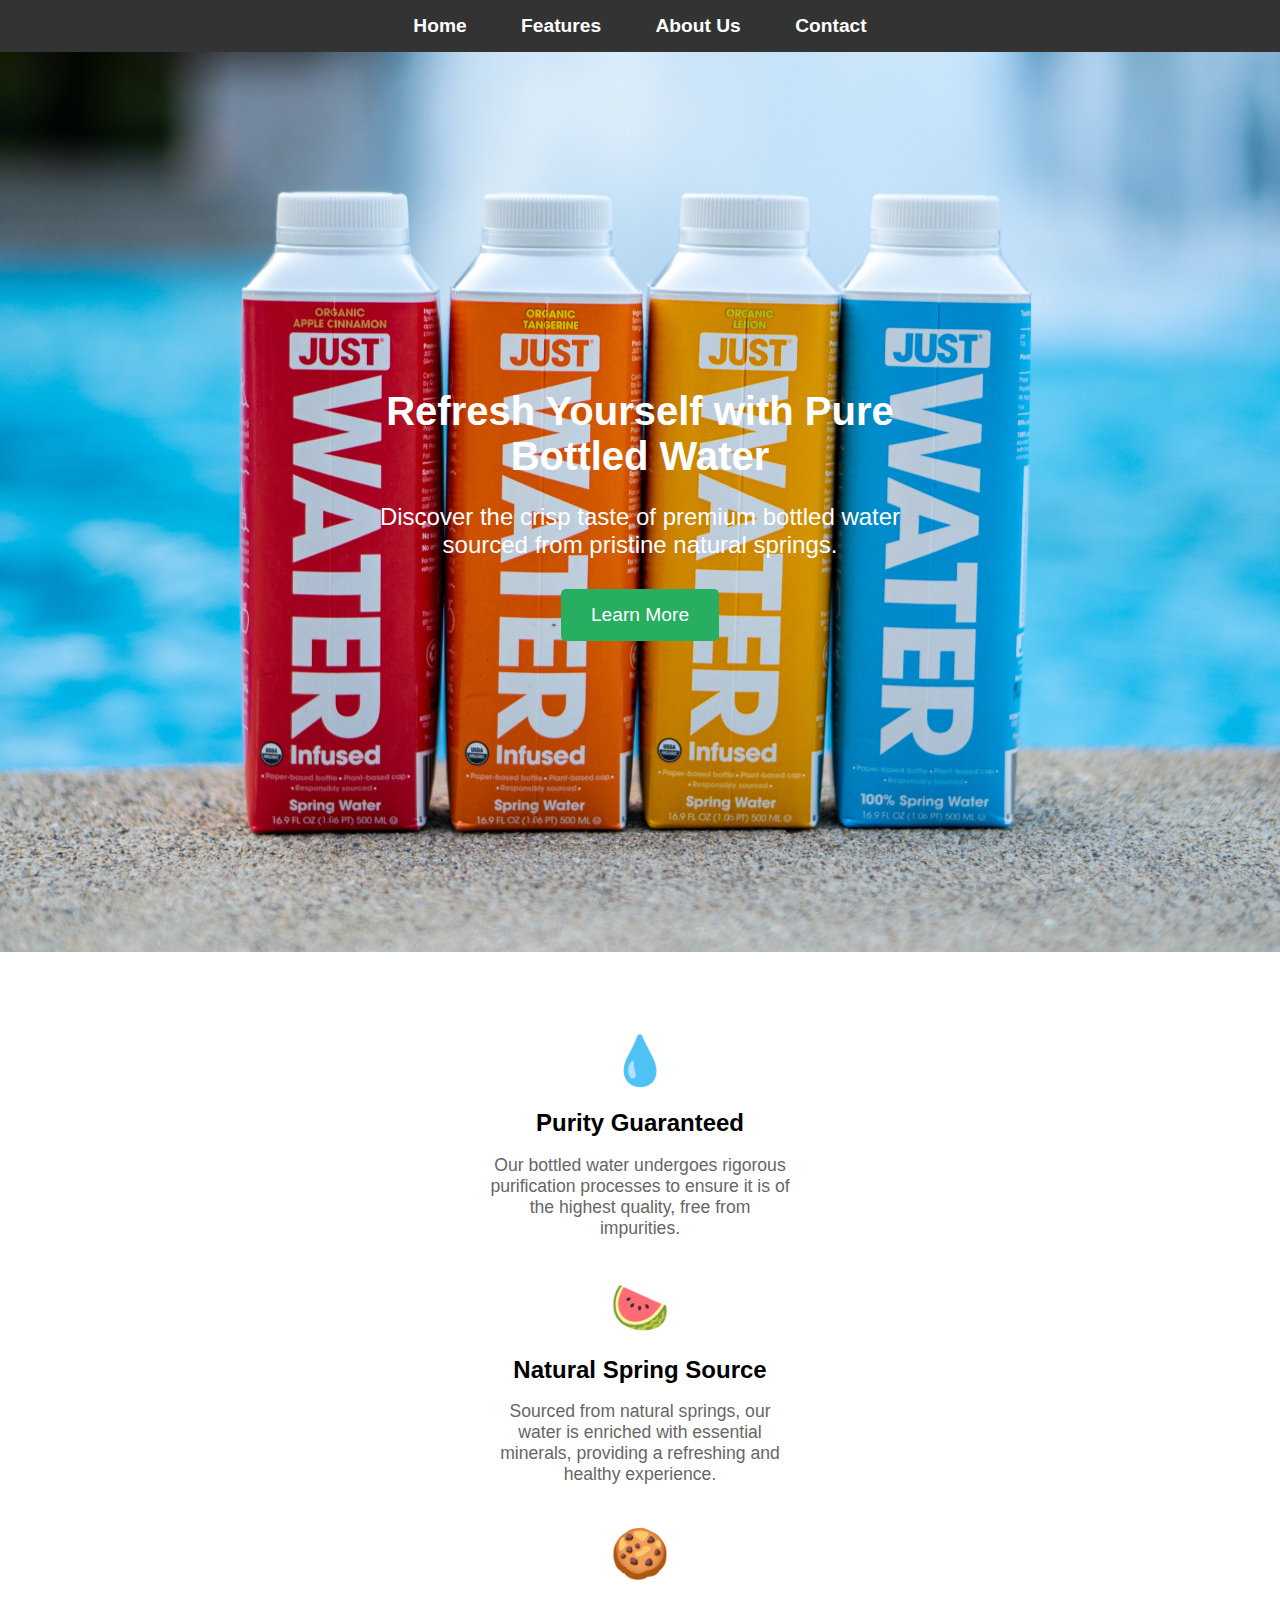
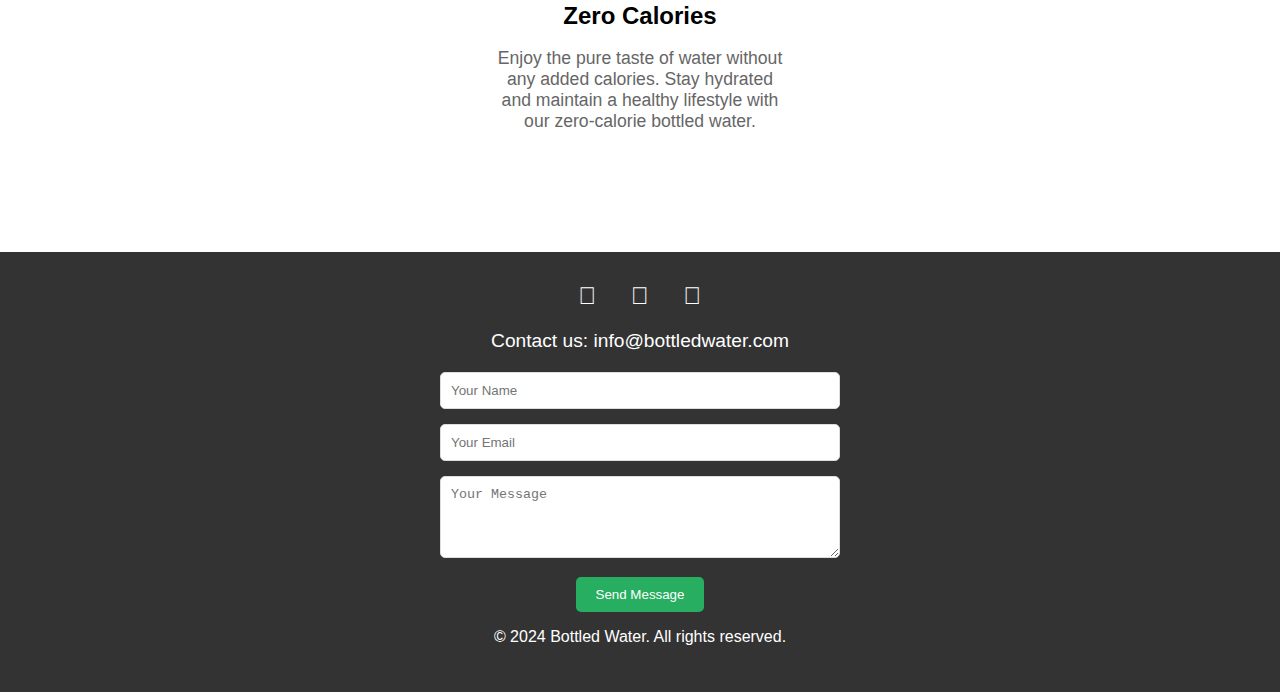
<file: index.html>
<!DOCTYPE html>
<html lang="en">
  <head>
    <meta charset="UTF-8" />
    <meta name="viewport" content="width=device-width, initial-scale=1.0" />
    <title>Some Project</title>
    <link rel="stylesheet" href="styles.css" />
  </head>
  <body>
    <div class="navbar">
      <a href="#home">Home</a>
      <a href="#features">Features</a>
      <a href="#about">About Us</a>
      <a href="#contact">Contact</a>
    </div>

    <div class="hero-section">
      <div class="hero-content">
        <h1 class="hero-title">Refresh Yourself with Pure Bottled Water</h1>
        <p class="hero-subtitle">
          Discover the crisp taste of premium bottled water sourced from
          pristine natural springs.
        </p>
        <a href="#learn-more" class="cta-button">Learn More</a>
      </div>
    </div>
    <div class="features-section">
      <div class="feature">
        <div class="feature-icon">&#x1F4A7;</div>
        <!-- Water drop emoji -->
        <h2 class="feature-title">Purity Guaranteed</h2>
        <p class="feature-description">
          Our bottled water undergoes rigorous purification processes to ensure
          it is of the highest quality, free from impurities.
        </p>
      </div>

      <div class="feature">
        <div class="feature-icon">&#x1F349;</div>
        <!-- Leaf emoji -->
        <h2 class="feature-title">Natural Spring Source</h2>
        <p class="feature-description">
          Sourced from natural springs, our water is enriched with essential
          minerals, providing a refreshing and healthy experience.
        </p>
      </div>

      <div class="feature">
        <div class="feature-icon">&#x1F36A;</div>
        <!-- Apple emoji -->
        <h2 class="feature-title">Zero Calories</h2>
        <p class="feature-description">
          Enjoy the pure taste of water without any added calories. Stay
          hydrated and maintain a healthy lifestyle with our zero-calorie
          bottled water.
        </p>
      </div>
    </div>
    <div class="footer">
      <div class="footer-social">
        <a href="#" target="_blank">&#xf09a;</a>
        <!-- Facebook icon -->
        <a href="#" target="_blank">&#xf099;</a>
        <!-- Twitter icon -->
        <a href="#" target="_blank">&#xf16d;</a>
        <!-- Instagram icon -->
      </div>

      <div class="footer-contact">
        <p>Contact us: info@bottledwater.com</p>
      </div>

      <div class="footer-form">
        <form action="#" method="post">
          <input type="text" name="name" placeholder="Your Name" required />
          <input type="email" name="email" placeholder="Your Email" required />
          <textarea
            name="message"
            placeholder="Your Message"
            rows="4"
            required
          ></textarea>
          <button type="submit">Send Message</button>
        </form>
      </div>

      <div class="footer-copyright">
        <p>&copy; 2024 Bottled Water. All rights reserved.</p>
      </div>
    </div>
  </body>
</html>
</file>
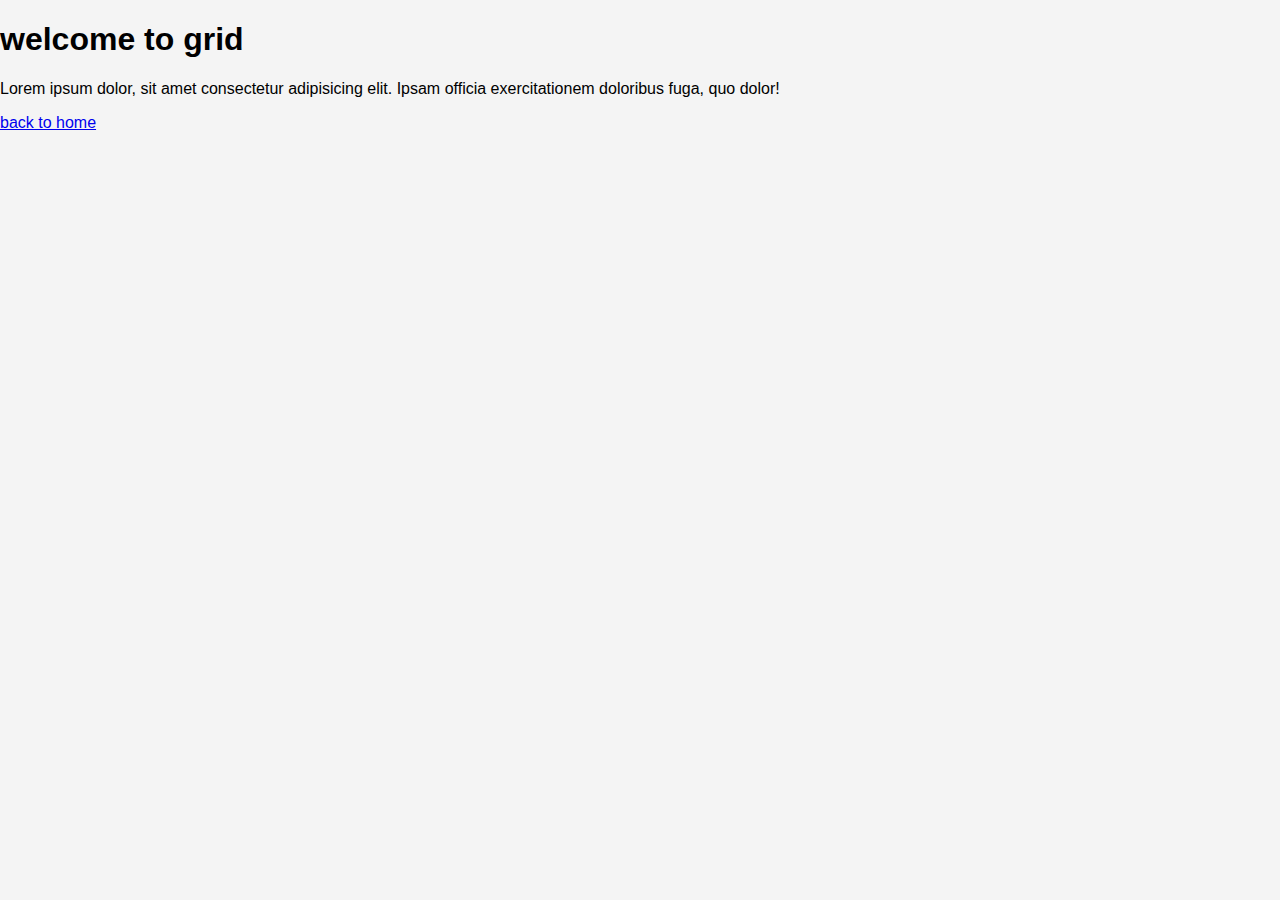
<file: hero.html>
<!DOCTYPE html>
<html lang="en">
  <head>
    <meta charset="UTF-8" />
    <meta name="viewport" content="width=device-width, initial-scale=1.0" />
    <title>Hero Project</title>
    <link rel="stylesheet" href="styles.css" />
    <link rel="preconnect" href="https://fonts.googleapis.com" />
    <link rel="preconnect" href="https://fonts.gstatic.com" crossorigin />
    <link
      href="https://fonts.googleapis.com/css2?family=Fira+Code:wght@300;400&display=swap"
      rel="stylesheet"
    />
  </head>

  <body>
    <header class="hero-header">
      <div class="hero-banner">
        <h1>welcome to grid</h1>
        <p>
          Lorem ipsum dolor, sit amet consectetur adipisicing elit. Ipsam
          officia exercitationem doloribus fuga, quo dolor!
        </p>
      </div>
    </header>
    <a href="index.html" class="btn">back to home</a>
  </body>
</html>
</file>
<file: styles.css>
body {
  margin: 0;
  padding: 0;
  font-family: "Arial", sans-serif;
  background-color: #f4f4f4;
}

.hero-section {
  position: relative;
  height: 100vh;
  background: url("images/water hero.jpg") center/cover no-repeat;
  color: #fff;
  text-align: center;
  display: flex;
  flex-direction: column;
  justify-content: center;
}

.hero-content {
  max-width: 600px;
  margin: 0 auto;
}

.hero-title {
  font-size: 2.5em;
  margin-bottom: 20px;
}

.hero-subtitle {
  font-size: 1.5em;
  margin-bottom: 30px;
}

.cta-button {
  display: inline-block;
  padding: 15px 30px;
  font-size: 1.2em;
  text-decoration: none;
  background-color: #27ae60;
  color: #fff;
  border-radius: 5px;
  transition: background-color 0.3s ease-in-out;
}

.cta-button:hover {
  background-color: #219952;
}

.features-section {
  background-color: #fff;
  padding: 80px 0;
  text-align: center;
}

.feature {
  max-width: 300px;
  margin: 0 auto 40px;
}

.feature-icon {
  font-size: 3em;
  color: #27ae60;
  margin-bottom: 20px;
}

.feature-title {
  font-size: 1.5em;
  margin-bottom: 15px;
}

.feature-description {
  font-size: 1.1em;
  color: #666;
}

.navbar {
  background-color: #333;
  padding: 15px 0;
  text-align: center;
}

.navbar a {
  color: #fff;
  text-decoration: none;
  padding: 15px;
  margin: 0 10px;
  font-size: 1.2em;
  font-weight: bold;
  transition: color 0.3s ease-in-out;
}

.navbar a:hover {
  color: #27ae60;
}

.footer {
  background-color: #333;
  color: #fff;
  padding: 30px 0;
  text-align: center;
}

.footer-social {
  margin-bottom: 20px;
}

.footer-social a {
  color: #fff;
  text-decoration: none;
  margin: 0 15px;
  font-size: 1.5em;
  transition: color 0.3s ease-in-out;
}

.footer-social a:hover {
  color: #27ae60;
}

.footer-contact {
  margin-bottom: 20px;
  font-size: 1.2em;
}

.footer-form {
  max-width: 400px;
  margin: 0 auto;
}

.footer-form input,
.footer-form textarea {
  width: 100%;
  padding: 10px;
  margin-bottom: 15px;
  border: 1px solid #ddd;
  border-radius: 5px;
  box-sizing: border-box;
}

.footer-form button {
  background-color: #27ae60;
  color: #fff;
  padding: 10px 20px;
  border: none;
  border-radius: 5px;
  cursor: pointer;
  transition: background-color 0.3s ease-in-out;
}

.footer-form button:hover {
  background-color: #219952;
}

.footer-copyright {
  font-size: 1em;
}
</file>
